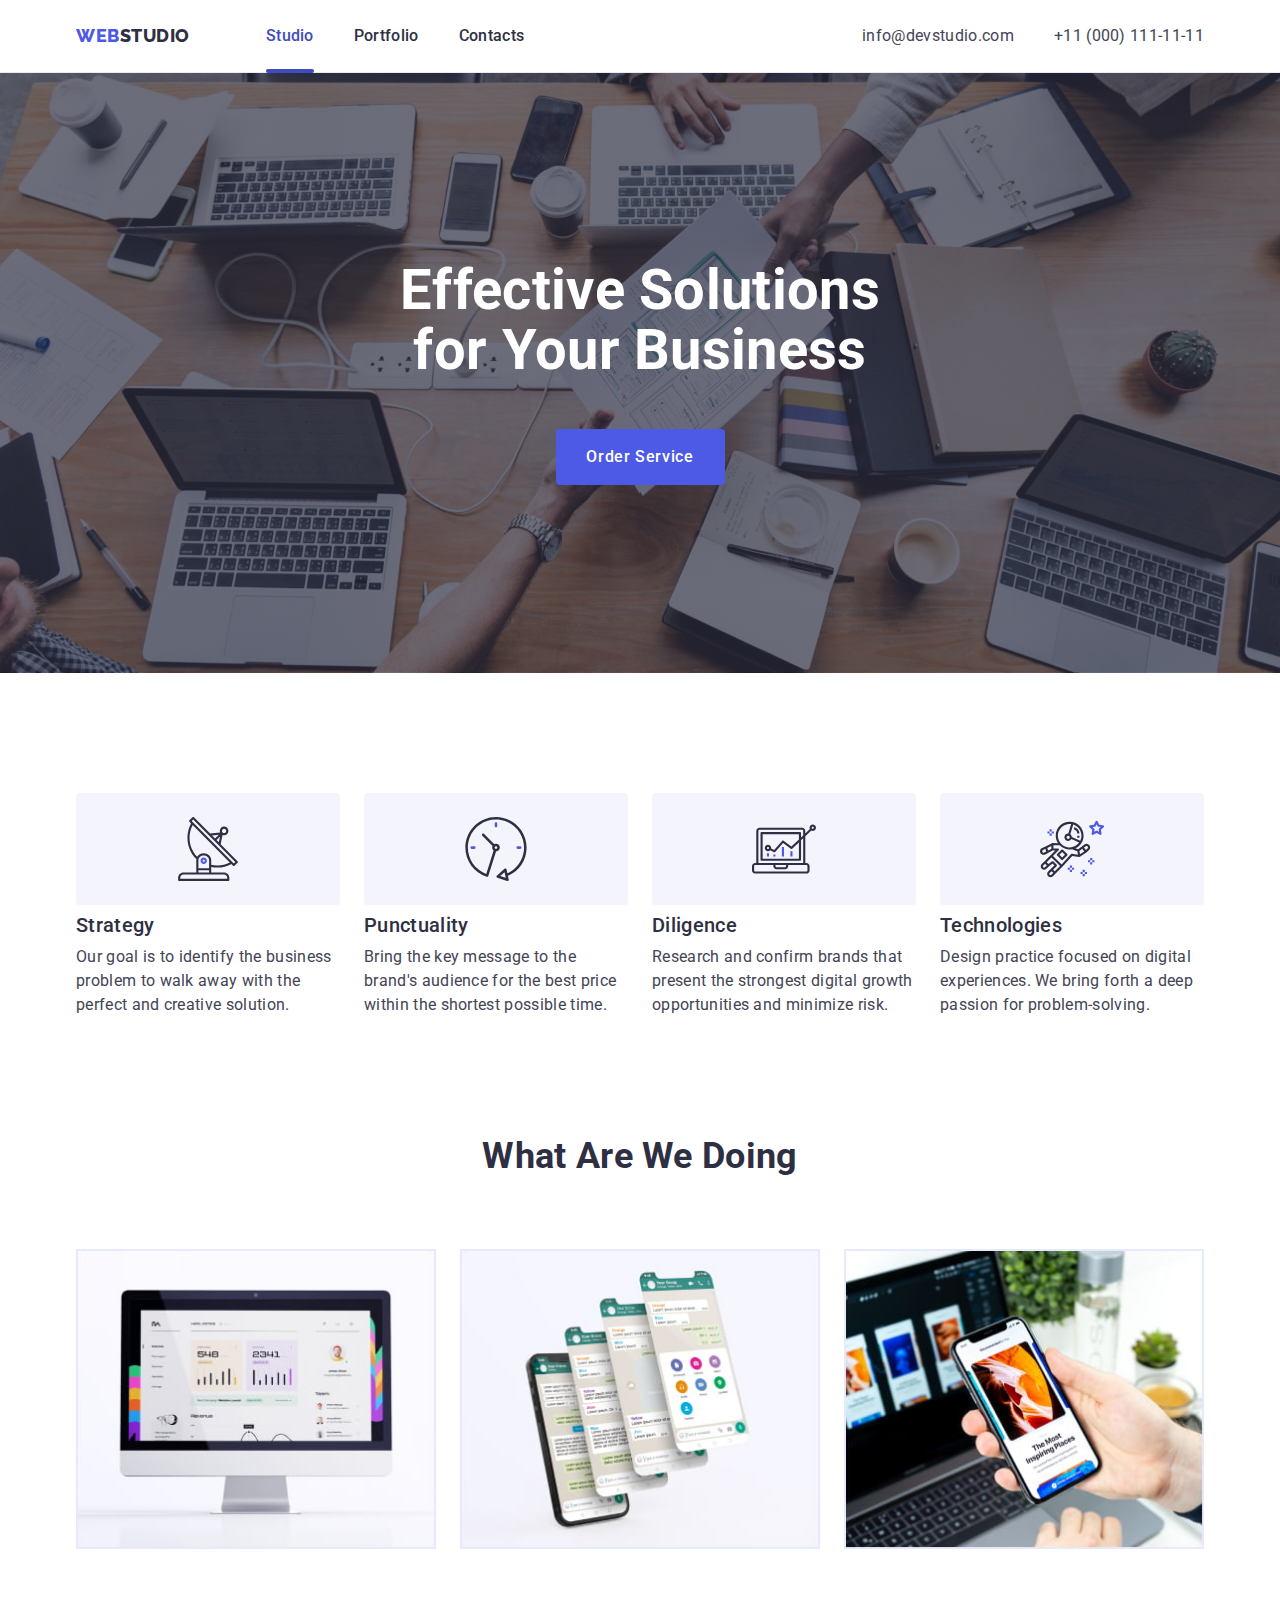
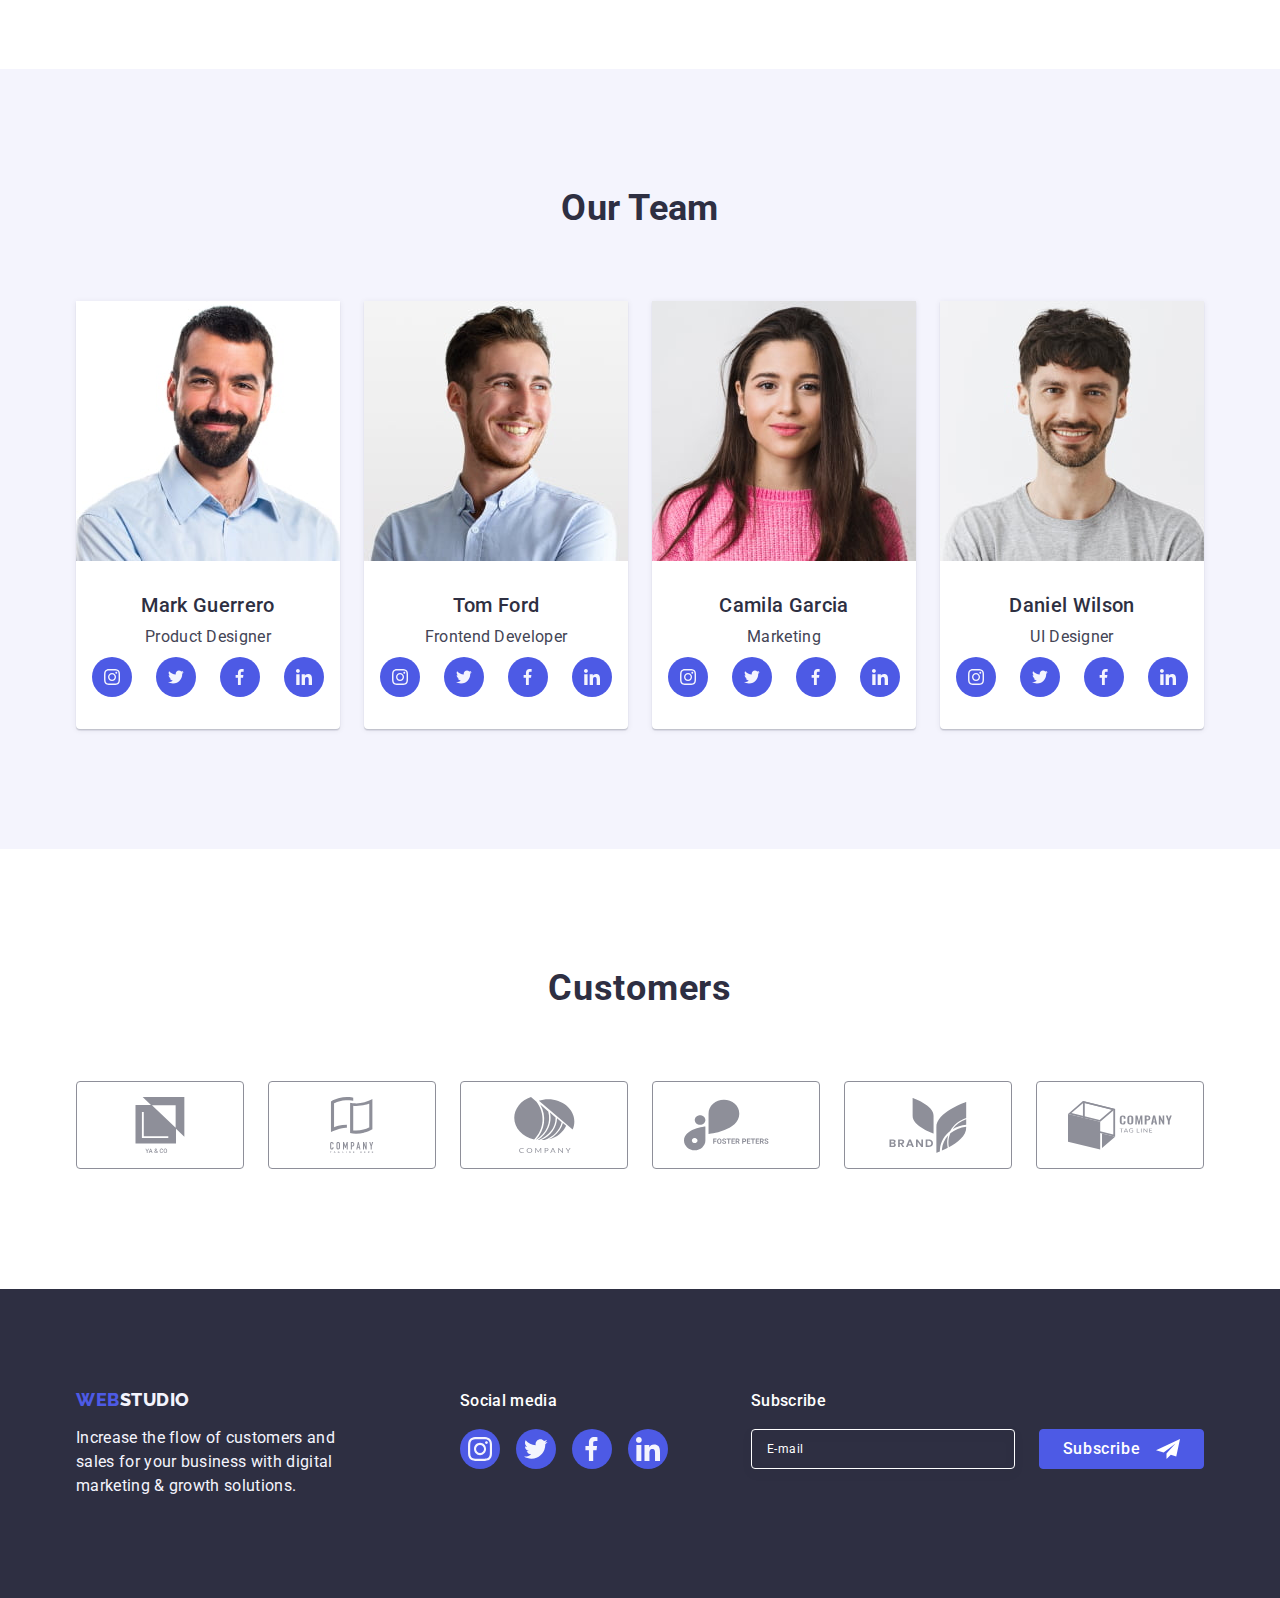
<file: index.html>
<!DOCTYPE html>
<html lang="en">
  <head>
    <meta charset="UTF-8" />
    <meta http-equiv="X-UA-Compatible" content="IE=edge" />
    <meta name="viewport" content="width=device-width, initial-scale=1.0" />
    <title>Document</title>
    <link rel="preconnect" href="https://fonts.googleapis.com" />
    <link rel="preconnect" href="https://fonts.gstatic.com" crossorigin />
    <link
      href="https://fonts.googleapis.com/css2?family=Raleway:wght@900&family=Roboto:wght@400;500;700;900&display=swap"
      rel="stylesheet"
    />
    <link
      rel="stylesheet"
      href="https://cdnjs.cloudflare.com/ajax/libs/modern-normalize/1.1.0/modern-normalize.min.css"
    />
    <link rel="stylesheet" href="./css/styles.css" />
  </head>
  <body>
    <header class="header">
      <div class="container main-nav">
        <nav class="nav">
          <a class="logo link" href="./index.html"
            >Web<span class="header-logo-text">Studio</span></a
          >
          <ul class="nav-list list">
            <li class="nav-item item">
              <a class="nav-link active link" href="./index.html">Studio</a>
            </li>
            <li class="nav-item item">
              <a class="nav-link link" href="./portfolio.html">Portfolio</a>
            </li>
            <li class="nav-item item">
              <a class="nav-link link" href="">Contacts</a>
            </li>
          </ul>
        </nav>

        <address class="contact">
          <ul class="contact-list list">
            <li class="contact-item item">
              <a class="contact-link link" href="mailto:info@devstudio.com"
                >info@devstudio.com</a
              >
            </li>
            <li class="contact-item item">
              <a class="contact-link link" href="tel:+110001111111"
                >+11 (000) 111-11-11</a
              >
            </li>
          </ul>
        </address>
      </div>
    </header>
    <main>
      <section class="hero">
        <div class="container">
          <h1 class="hero-title">Effective Solutions for Your Business</h1>
          <button class="hero-button" type="button" data-modal-open>
            Order Service
          </button>
        </div>
      </section>
      <section class="desc">
        <div class="container desc-box">
          <h2 hidden class="title">something</h2>
          <ul class="desc-list list">
            <li class="icon-antenna item">
              <div class="desc-svg">
                <svg width="64" height="64">
                  <use href="./images/icons.svg#antenna"></use>
                </svg>
              </div>
              <h3 class="desc-title">Strategy</h3>
              <p class="desc-text">
                Our goal is to identify the business problem to walk away with
                the perfect and creative solution.
              </p>
            </li>
            <li class="icon-clock item">
              <div class="desc-svg">
                <svg width="64" height="64">
                  <use href="./images/icons.svg#clock"></use>
                </svg>
              </div>
              <h3 class="desc-title">Punctuality</h3>
              <p class="desc-text">
                Bring the key message to the brand's audience for the best price
                within the shortest possible time.
              </p>
            </li>
            <li class="icon-diagram item">
              <div class="desc-svg">
                <svg width="64" height="64">
                  <use href="./images/icons.svg#diagram"></use>
                </svg>
              </div>
              <h3 class="desc-title">Diligence</h3>
              <p class="desc-text">
                Research and confirm brands that present the strongest digital
                growth opportunities and minimize risk.
              </p>
            </li>
            <li class="icon-astronaut item">
              <div class="desc-svg">
                <svg width="64" height="64">
                  <use href="./images/icons.svg#astronaut"></use>
                </svg>
              </div>
              <h3 class="desc-title">Technologies</h3>
              <p class="desc-text">
                Design practice focused on digital experiences. We bring forth a
                deep passion for problem-solving.
              </p>
            </li>
          </ul>
        </div>
      </section>
      <section class="doing">
        <div class="container">
          <h2 class="doing-title">What are we doing</h2>
          <ul class="list">
            <li class="item">
              <img
                class="item-img"
                src="./images/hw-1/what-are-we-doing/computer.jpg"
                alt="computer"
                width="360"
              />
            </li>
            <li class="item">
              <img
                class="item-img"
                src="./images/hw-1/what-are-we-doing/more-phones.jpg"
                alt="more-phones"
                width="360"
              />
            </li>
            <li class="item">
              <img
                class="item-img"
                src="./images/hw-1/what-are-we-doing/one-phone.jpg"
                alt="one-phone"
                width="360"
              />
            </li>
          </ul>
        </div>
      </section>
      <section class="team">
        <div class="container">
          <h2 class="team-title">Our Team</h2>
          <ul class="list">
            <li class="item img">
              <img
                src="./images/hw-1/our-team/img1.jpg"
                alt="Mark Guerrero"
                width="264"
              />
              <div class="our">
                <h3 class="img-title">Mark Guerrero</h3>
                <p class="img-text">Product Designer</p>
                <ul class="icon-list list">
                  <li class="item">
                    <a href="" class="social-link link">
                      <svg class="team-svg" width="16" height="16">
                        <use
                          class="centre"
                          href="./images/icons.svg#instagram"
                        ></use>
                      </svg>
                    </a>
                  </li>
                  <li class="item">
                    <a href="" class="social-link link">
                      <svg class="team-svg" width="16" height="16">
                        <use
                          class="centre"
                          href="./images/icons.svg#twitter"
                        ></use>
                      </svg>
                    </a>
                  </li>
                  <li class="item">
                    <a href="" class="social-link link">
                      <svg class="team-svg" width="16" height="16">
                        <use
                          class="centre"
                          href="./images/icons.svg#facebook"
                        ></use>
                      </svg>
                    </a>
                  </li>
                  <li class="item">
                    <a href="" class="social-link link">
                      <svg class="team-svg" width="16" height="16">
                        <use
                          class="centre"
                          href="./images/icons.svg#linkedin"
                        ></use>
                      </svg>
                    </a>
                  </li>
                </ul>
              </div>
            </li>
            <li class="item img">
              <img
                src="./images/hw-1/our-team/img2.jpg"
                alt="Tom Ford"
                width="264"
              />
              <div class="our">
                <h3 class="img-title">Tom Ford</h3>
                <p class="img-text">Frontend Developer</p>
                <ul class="icon-list list">
                  <li class="item">
                    <a href="" class="social-link link">
                      <svg class="team-svg" width="16" height="16">
                        <use href="./images/icons.svg#instagram"></use>
                      </svg>
                    </a>
                  </li>
                  <li class="item">
                    <a href="" class="social-link link">
                      <svg class="team-svg" width="16" height="16">
                        <use href="./images/icons.svg#twitter"></use>
                      </svg>
                    </a>
                  </li>
                  <li class="item">
                    <a href="" class="social-link link">
                      <svg class="team-svg" width="16" height="16">
                        <use href="./images/icons.svg#facebook"></use>
                      </svg>
                    </a>
                  </li>
                  <li class="item">
                    <a href="" class="social-link link">
                      <svg class="team-svg" width="16" height="16">
                        <use href="./images/icons.svg#linkedin"></use>
                      </svg>
                    </a>
                  </li>
                </ul>
              </div>
            </li>
            <li class="item img">
              <img
                src="./images/hw-1/our-team/img3.jpg"
                alt="Camila Garcia"
                width="264"
              />
              <div class="our">
                <h3 class="img-title">Camila Garcia</h3>
                <p class="img-text">Marketing</p>
                <ul class="icon-list list">
                  <li class="item">
                    <a href="" class="social-link link">
                      <svg class="team-svg" width="16" height="16">
                        <use href="./images/icons.svg#instagram"></use>
                      </svg>
                    </a>
                  </li>
                  <li class="item">
                    <a href="" class="social-link link">
                      <svg class="team-svg" width="16" height="16">
                        <use href="./images/icons.svg#twitter"></use>
                      </svg>
                    </a>
                  </li>
                  <li class="item">
                    <a href="" class="social-link link">
                      <svg class="team-svg" width="16" height="16">
                        <use href="./images/icons.svg#facebook"></use>
                      </svg>
                    </a>
                  </li>
                  <li class="item">
                    <a href="" class="social-link link">
                      <svg class="team-svg" width="16" height="16">
                        <use href="./images/icons.svg#linkedin"></use>
                      </svg>
                    </a>
                  </li>
                </ul>
              </div>
            </li>
            <li class="item img">
              <img
                src="./images/hw-1/our-team/img4.jpg"
                alt="Daniel Wilson"
                width="264"
              />
              <div class="our">
                <h3 class="img-title">Daniel Wilson</h3>
                <p class="img-text">UI Designer</p>
                <ul class="icon-list list">
                  <li class="item">
                    <a href="" class="social-link link">
                      <svg class="team-svg" width="16" height="16">
                        <use href="./images/icons.svg#instagram"></use>
                      </svg>
                    </a>
                  </li>
                  <li class="item">
                    <a href="" class="social-link link">
                      <svg class="team-svg" width="16" height="16">
                        <use href="./images/icons.svg#twitter"></use>
                      </svg>
                    </a>
                  </li>
                  <li class="item">
                    <a href="" class="social-link link">
                      <svg class="team-svg" width="16" height="16">
                        <use href="./images/icons.svg#facebook"></use>
                      </svg>
                    </a>
                  </li>
                  <li class="item">
                    <a href="" class="social-link link">
                      <svg class="team-svg" width="16" height="16">
                        <use href="./images/icons.svg#linkedin"></use>
                      </svg>
                    </a>
                  </li>
                </ul>
              </div>
            </li>
          </ul>
        </div>
      </section>
      <section class="customers">
        <div class="container">
          <h2 class="customers-title">Customers</h2>
          <ul class="costomers-list list">
            <li class="item">
              <a class="link" href=""
                ><svg class="company" width="104" height="56">
                  <use href="./images/icons.svg#ya-co"></use>
                </svg>
              </a>
            </li>
            <li class="item">
              <a class="link" href=""
                ><svg class="company" width="104" height="56">
                  <use href="./images/icons.svg#company"></use>
                </svg>
              </a>
            </li>
            <li class="item">
              <a class="link" href=""
                ><svg class="company" width="104" height="56">
                  <use href="./images/icons.svg#Object"></use>
                </svg>
              </a>
            </li>
            <li class="item">
              <a class="link" href=""
                ><svg class="company" width="104" height="56">
                  <use href="./images/icons.svg#group"></use>
                </svg>
              </a>
            </li>
            <li class="item">
              <a class="link" href=""
                ><svg class="company" width="104" height="56">
                  <use href="./images/icons.svg#brand"></use>
                </svg>
              </a>
            </li>
            <li class="item">
              <a class="link" href=""
                ><svg class="company" width="104" height="56">
                  <use href="./images/icons.svg#tag-line"></use>
                </svg>
              </a>
            </li>
          </ul>
        </div>
      </section>
    </main>
    <footer class="footer">
      <div class="container footer-box">
        <div class="footer-left">
          <a class="logo link" href="./index.html"
            >Web<span class="logo-span footer-logo-text">Studio</span></a
          >
          <p class="footer-text">
            Increase the flow of customers and sales for your business with
            digital marketing & growth solutions.
          </p>
        </div>
        <div class="social">
          <p class="footer-social">Social media</p>
          <ul class="footer-list list">
            <li class="item">
              <a href="" class="footer-link link">
                <svg class="footer-svg" width="24" height="24">
                  <use class="centre" href="./images/icons.svg#instagram"></use>
                </svg>
              </a>
            </li>
            <li class="item">
              <a href="" class="footer-link link">
                <svg class="footer-svg" width="24" height="24">
                  <use class="centre" href="./images/icons.svg#twitter"></use>
                </svg>
              </a>
            </li>
            <li class="item">
              <a href="" class="footer-link link">
                <svg class="footer-svg" width="24" height="24">
                  <use class="centre" href="./images/icons.svg#facebook"></use>
                </svg>
              </a>
            </li>
            <li class="item">
              <a href="" class="footer-link link">
                <svg class="footer-svg" width="24" height="24">
                  <use class="centre" href="./images/icons.svg#linkedin"></use>
                </svg>
              </a>
            </li>
          </ul>
        </div>
        <div class="fotter-form-box">
          <p class="footer-form-text">Subscribe</p>
          <form class="footer-form">
            <input
              class="footer-form-input"
              name="email"
              type="email"
              id="email"
            />
            <label class="footer-form-label" for="email">E-mail</label>
            <button class="footer-btn" type="submit">
              Subscribe
              <svg class="send-svg" width="24" height="20">
                <use href="./images/icons.svg#send"></use>
              </svg>
            </button>
          </form>
        </div>
      </div>
    </footer>
    <div class="backdrop is-hidden" data-modal>
      <div class="modal">
        <button type="button" class="modal-close-btn" data-modal-close>
          <svg class="svg-close-modal" width="8" height="8">
            <use href="./images/icons.svg#close-modal"></use>
          </svg>
        </button>
        <h2 class="modal-title">
          Leave your contacts and we will call you back
        </h2>
        <form class="modal-form">
          <label class="modal-label">
            <span class="modal-label-text name-text"> Name</span>
            <span class="modal-form-box">
              <input
                class="modal-input"
                type="text"
                name="user_name"
                required
              />
              <svg class="modal-label-svg" width="18" height="24">
                <use href="./images/icons.svg#person"></use>
              </svg>
            </span>
          </label>
          <label class="modal-label">
            <span class="modal-label-text">Phone</span>
            <span class="modal-form-box">
              <input
                class="modal-input"
                type="tel"
                name="user_phone"
                required
              />
              <svg class="modal-label-svg" width="18" height="24">
                <use href="./images/icons.svg#phone"></use>
              </svg>
            </span>
          </label>
          <label class="modal-label">
            <span class="modal-label-text">Email</span>
            <span class="modal-form-box">
              <input
                class="modal-input"
                type="email"
                name="user_email"
                required
              />
              <svg class="modal-label-svg" width="18" height="24">
                <use href="./images/icons.svg#email"></use>
              </svg>
            </span>
          </label>
          <label class="modal-label">
            <span class="modal-label-text"> Comment</span>
            <textarea
              class="modal-form-message"
              name="user_message"
              placeholder="Text input"
            ></textarea>
          </label>
          <input
            class="modal-form-check visually-hidden"
            type="checkbox"
            name="user_policy"
            id="user_policy"
          />
          <label class="modal-form-check-desc" for="user_policy">
            <span class="modal-form-checkbox"
              ><svg class="checkbox-svg" width="" height="">
                <use href="./images/icons.svg#checkbox"></use>
              </svg>
            </span>
            I accept the terms and conditions of the
            <a class="policy-link" href="">Privacy Policy</a>
          </label>

          <button class="modal-send-btn" type="submit">Send</button>
        </form>
      </div>
    </div>
    <script src="./js/modal.js"></script>
  </body>
</html>
</file>
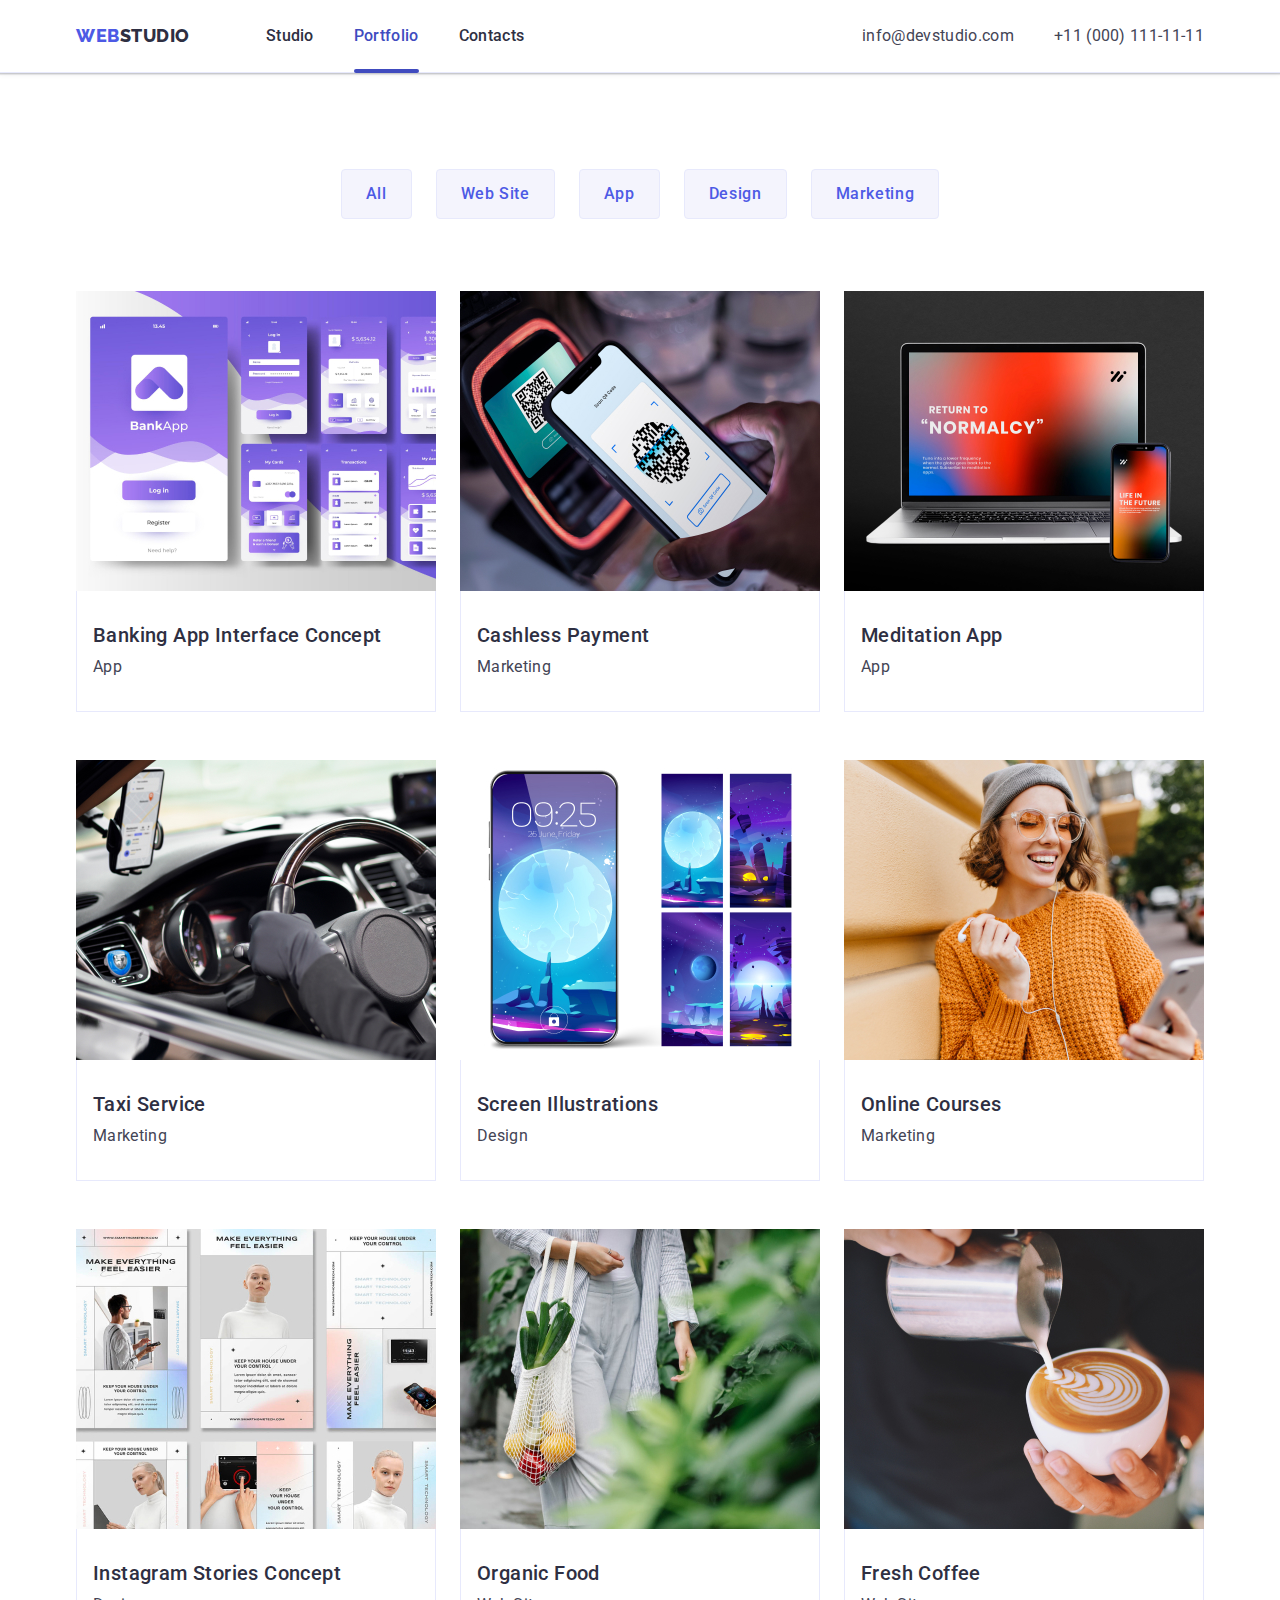
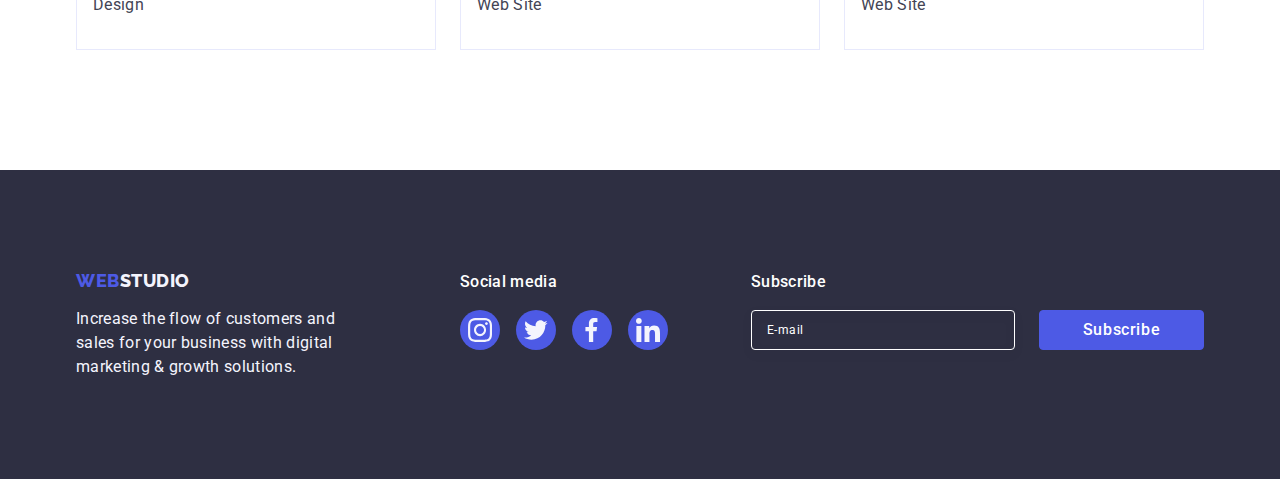
<file: portfolio.html>
<!DOCTYPE html>
<html lang="en">
  <head>
    <meta charset="UTF-8" />
    <meta http-equiv="X-UA-Compatible" content="IE=edge" />
    <meta name="viewport" content="width=device-width, initial-scale=1.0" />
    <title>Document</title>
    <link rel="preconnect" href="https://fonts.googleapis.com" />
    <link rel="preconnect" href="https://fonts.gstatic.com" crossorigin />
    <link
      href="https://fonts.googleapis.com/css2?family=Raleway:wght@900&family=Roboto:wght@400;500;700;900&display=swap"
      rel="stylesheet"
    />
    <link
      rel="stylesheet"
      href="https://cdnjs.cloudflare.com/ajax/libs/modern-normalize/1.1.0/modern-normalize.min.css"
    />
    <link rel="stylesheet" href="./css/styles.css" />
  </head>
  <body class="body-portfolio">
    <header class="header">
      <div class="container main-nav">
        <nav class="nav">
          <a class="logo link" href="./index.html"
            >Web<span class="header-logo-text">Studio</span></a
          >
          <ul class="nav-list list">
            <li class="nav-item item">
              <a class="nav-link active-studio link" href="./index.html"
                >Studio</a
              >
            </li>
            <li class="nav-item item">
              <a class="nav-link active link" href="./portfolio.html"
                >Portfolio</a
              >
            </li>
            <li class="nav-item item">
              <a class="nav-link link" href="">Contacts</a>
            </li>
          </ul>
        </nav>

        <address class="contact">
          <ul class="contact-list list">
            <li class="contact-item item">
              <a class="contact-link link" href="mailto:info@devstudio.com"
                >info@devstudio.com</a
              >
            </li>
            <li class="contact-item item">
              <a class="contact-link link" href="tel:+110001111111"
                >+11 (000) 111-11-11</a
              >
            </li>
          </ul>
        </address>
      </div>
    </header>
    <main>
      <section class="portfolio">
        <div class="container">
          <h1 class="title" hidden>Portfolio</h1>
          <ul class="list list-btn">
            <li class="portfolio-item item">
              <button class="btn" type="button">All</button>
            </li>
            <li class="portfolio-item item">
              <button class="btn" type="button">Web Site</button>
            </li>
            <li class="portfolio-item item">
              <button class="btn" type="button">App</button>
            </li>
            <li class="portfolio-item item">
              <button class="btn" type="button">Design</button>
            </li>
            <li class="portfolio-item item">
              <button class="btn" type="button">Marketing</button>
            </li>
          </ul>
          <ul class="card-list list">
            <li class="card-item item">
              <a class="card-link link" href="">
                <div class="card-overlay">
                  <img
                    src="./images/hw-2/one.jpg"
                    alt="Banking App Interface Concept"
                    width="360"
                    height="300"
                  />
                  <p class="overlay">
                    14 Stylish and User-Friendly App Design Concepts · Task
                    Manager App · Calorie Tracker App · Exotic Fruit Ecommerce
                    App · Cloud Storage App
                  </p>
                </div>
                <div class="app">
                  <h2 class="portfolio-title">Banking App Interface Concept</h2>
                  <p class="portfolio-text">App</p>
                </div>
              </a>
            </li>
            <li class="card-item item">
              <a class="card-link link" href="">
                <div class="card-overlay">
                  <img
                    src="./images/hw-2/two.jpg"
                    alt="Cashless Payment"
                    width="360"
                    height="300"
                  />
                  <p class="overlay">
                    14 Stylish and User-Friendly App Design Concepts · Task
                    Manager App · Calorie Tracker App · Exotic Fruit Ecommerce
                    App · Cloud Storage App
                  </p>
                </div>
                <div class="app">
                  <h2 class="portfolio-title">Cashless Payment</h2>
                  <p class="portfolio-text">Marketing</p>
                </div>
              </a>
            </li>
            <li class="card-item item">
              <a class="card-link link" href="">
                <div class="card-overlay">
                  <img
                    src="./images/hw-2/three.jpg"
                    alt="Meditation App"
                    width="360"
                    height="300"
                  />
                  <p class="overlay">
                    14 Stylish and User-Friendly App Design Concepts · Task
                    Manager App · Calorie Tracker App · Exotic Fruit Ecommerce
                    App · Cloud Storage App
                  </p>
                </div>
                <div class="app">
                  <h2 class="portfolio-title">Meditation App</h2>
                  <p class="portfolio-text">App</p>
                </div>
              </a>
            </li>
            <li class="card-item item">
              <a class="card-link link" href="">
                <div class="card-overlay">
                  <img
                    src="./images/hw-2/four.jpg"
                    alt="Taxi Service"
                    width="360"
                    height="300"
                  />
                  <p class="overlay">
                    14 Stylish and User-Friendly App Design Concepts · Task
                    Manager App · Calorie Tracker App · Exotic Fruit Ecommerce
                    App · Cloud Storage App
                  </p>
                </div>
                <div class="app">
                  <h2 class="portfolio-title">Taxi Service</h2>
                  <p class="portfolio-text">Marketing</p>
                </div>
              </a>
            </li>
            <li class="card-item item">
              <a class="card-link link" href="">
                <div class="card-overlay">
                  <img
                    src="./images/hw-2/five.jpg"
                    alt="Screen Illustrations"
                    width="360"
                    height="300"
                  />
                  <p class="overlay">
                    14 Stylish and User-Friendly App Design Concepts · Task
                    Manager App · Calorie Tracker App · Exotic Fruit Ecommerce
                    App · Cloud Storage App
                  </p>
                </div>
                <div class="app">
                  <h2 class="portfolio-title">Screen Illustrations</h2>
                  <p class="portfolio-text">Design</p>
                </div>
              </a>
            </li>
            <li class="card-item item">
              <a class="card-link link" href="">
                <div class="card-overlay">
                  <img
                    src="./images/hw-2/six.jpg"
                    alt="Online Courses"
                    width="360"
                    height="300"
                  />
                  <p class="overlay">
                    14 Stylish and User-Friendly App Design Concepts · Task
                    Manager App · Calorie Tracker App · Exotic Fruit Ecommerce
                    App · Cloud Storage App
                  </p>
                </div>
                <div class="app">
                  <h2 class="portfolio-title">Online Courses</h2>
                  <p class="portfolio-text">Marketing</p>
                </div>
              </a>
            </li>
            <li class="card-item item">
              <a class="card-link link" href="">
                <div class="card-overlay">
                  <img
                    src="./images/hw-2/seven.jpg"
                    alt="Instagram Stories Concept"
                    width="360"
                    height="300"
                  />
                  <p class="overlay">
                    14 Stylish and User-Friendly App Design Concepts · Task
                    Manager App · Calorie Tracker App · Exotic Fruit Ecommerce
                    App · Cloud Storage App
                  </p>
                </div>
                <div class="app">
                  <h2 class="portfolio-title">Instagram Stories Concept</h2>
                  <p class="portfolio-text">Design</p>
                </div>
              </a>
            </li>
            <li class="card-item item">
              <a class="card-link link" href="">
                <div class="card-overlay">
                  <img
                    src="./images/hw-2/eight.jpg"
                    alt="Organic Food"
                    width="360"
                    height="300"
                  />
                  <p class="overlay">
                    14 Stylish and User-Friendly App Design Concepts · Task
                    Manager App · Calorie Tracker App · Exotic Fruit Ecommerce
                    App · Cloud Storage App
                  </p>
                </div>
                <div class="app">
                  <h2 class="portfolio-title">Organic Food</h2>
                  <p class="portfolio-text">Web Site</p>
                </div>
              </a>
            </li>
            <li class="card-item item">
              <a class="card-link link" href="">
                <div class="card-overlay">
                  <img
                    src="./images/hw-2/nine.jpg"
                    alt="Fresh Coffee"
                    width="360"
                    height="300"
                  />
                  <p class="overlay">
                    14 Stylish and User-Friendly App Design Concepts · Task
                    Manager App · Calorie Tracker App · Exotic Fruit Ecommerce
                    App · Cloud Storage App
                  </p>
                </div>
                <div class="app">
                  <h2 class="portfolio-title">Fresh Coffee</h2>
                  <p class="portfolio-text">Web Site</p>
                </div>
              </a>
            </li>
          </ul>
        </div>
      </section>
    </main>
    <footer class="footer">
      <div class="container footer-box">
        <div class="footer-left">
          <a class="logo link" href="./index.html"
            >Web<span class="logo-span footer-logo-text">Studio</span></a
          >
          <p class="footer-text">
            Increase the flow of customers and sales for your business with
            digital marketing & growth solutions.
          </p>
        </div>
        <div class="social">
          <p class="footer-social">Social media</p>
          <ul class="footer-list list">
            <li class="item">
              <a href="" class="footer-link link">
                <svg class="footer-svg" width="24" height="24">
                  <use class="centre" href="./images/icons.svg#instagram"></use>
                </svg>
              </a>
            </li>
            <li class="item">
              <a href="" class="footer-link link">
                <svg class="footer-svg" width="24" height="24">
                  <use class="centre" href="./images/icons.svg#twitter"></use>
                </svg>
              </a>
            </li>
            <li class="item">
              <a href="" class="footer-link link">
                <svg class="footer-svg" width="24" height="24">
                  <use class="centre" href="./images/icons.svg#facebook"></use>
                </svg>
              </a>
            </li>
            <li class="item">
              <a href="" class="footer-link link">
                <svg class="footer-svg" width="24" height="24">
                  <use class="centre" href="./images/icons.svg#linkedin"></use>
                </svg>
              </a>
            </li>
          </ul>
        </div>
        <div class="fotter-form-box">
          <p class="footer-form-text">Subscribe</p>
          <form class="footer-form">
            <input
              class="footer-form-input"
              name="email"
              type="email"
              id="email"
            />
            <label class="footer-form-label" for="email">E-mail</label>
            <button class="footer-btn" type="submit">Subscribe</button>
          </form>
        </div>
      </div>
    </footer>
  </body>
</html>
</file>
<file: css/styles.css>
/* root */
:root {
  --logo-header-color: #2e2f42;
  --logo-web-color: #4d5ae5;
  --logo-footer-color: #f4f4fd;
  --title-color: #2e2f42;
  --text-color: #434455;
  --background-color: #ffffff;
  --team-background-color: #f4f4fd;
  --btn-solid-color: #e7e9fc;

  --duration-and-timing-function: 250ms cubic-bezier(0.4, 0, 0.2, 1);
}
/**
  |============================
  | global style 
  |============================
*/
body {
  font-family: 'Roboto', sans-serif;
  font-style: normal;
  font-weight: 400;
  font-size: 16px;
  line-height: 1.5;
  letter-spacing: 0.02em;
  background-color: var(--background-color);
  color: var(--text-color);
}
.visually-hidden {
  position: absolute;
  width: 1px;
  height: 1px;
  margin: -1px;
  padding: 0;
  overflow: hidden;
  border: 0;
  clip: rect(0 0 0 0);
}
.link,
.nav-link,
.contact-link {
  text-decoration: none;
}
.list {
  list-style-type: none;
}
h1,
h2,
h3,
p,
ul {
  margin: 0;
  padding: 0;
}
img {
  display: block;
}
.container {
  width: 1158px;
  padding-left: 15px;
  padding-right: 15px;
  margin-left: auto;
  margin-right: auto;
}
/* LOGO */
.logo {
  margin-right: 76px;

  font-family: 'Raleway', sans-serif;
  font-style: normal;
  font-weight: 800;
  font-size: 18px;
  line-height: 1.17;
  letter-spacing: 0.03em;
  text-transform: uppercase;
  color: var(--logo-web-color);
}
.logo .header-logo-text {
  font-family: 'Raleway', sans-serif;
  font-style: normal;
  font-weight: 800;
  font-size: 18px;
  line-height: 1.17;
  letter-spacing: 0.03em;
  text-transform: uppercase;
  color: var(--logo-header-color);
}
.logo .footer-logo-text {
  font-family: 'Raleway', sans-serif;
  font-style: normal;
  font-weight: 800;
  font-size: 18px;
  line-height: 1.17;
  letter-spacing: 0.03em;
  text-transform: uppercase;
  color: var(--logo-footer-color);
}

/**
  |============================
  | header
  |============================
*/
.header {
  border-bottom: 1px solid #e7e9fc;
  box-shadow: 0px 2px 1px rgba(46, 47, 66, 0.08),
    0px 1px 1px rgba(46, 47, 66, 0.16), 0px 1px 6px rgba(46, 47, 66, 0.08);
}
.nav {
  align-items: center;
}
.nav,
.main-nav {
  display: flex;
}
.main-nav {
  align-items: center;
}
.nav-list,
.contact-list {
  display: flex;
}
.contact {
  margin-left: auto;
}
.nav-item:not(:last-child) {
  margin-right: 40px;
}
.contact-item:not(:last-child) {
  margin-right: 40px;
}
.header-logo-box {
  margin: 0;
  margin-right: 76px;
}

.nav-link {
  display: block;
  padding: 24px 0;

  font-weight: 500;
  color: var(--logo-header-color);
  transition: color var(--duration-and-timing-function);
}
.nav-link:hover,
.nav-link:focus {
  color: #404bbf;
}
.active {
  position: relative;
  color: #404bbf;
}
.active::after {
  position: absolute;
  left: 0;
  bottom: -1px;
  content: '';
  display: block;
  width: 100%;
  height: 4px;

  background-color: #404bbf;
  border-radius: 2px;
}

.contact-link {
  font-style: normal;
  color: var(--text-color);

  transition: color var(--duration-and-timing-function);
}
.contact-link:hover,
.contact-link:focus {
  color: #404bbf;
}
/**
  |============================
  | hero
  |============================
*/
.hero {
  max-width: 1440px;
  margin-left: auto;
  margin-right: auto;
  padding: 188px 0;

  background-image: linear-gradient(
      rgba(46, 47, 66, 0.7),
      rgba(46, 47, 66, 0.7)
    ),
    url('../images/bg-hero.jpg');
  background-repeat: no-repeat;
  background-size: cover;
  background-position: center;
}
.hero-title {
  max-width: 496px;
  margin-bottom: 48px;
  margin-left: auto;
  margin-right: auto;

  font-weight: 700;
  font-size: 56px;
  line-height: 1.07;
  text-align: center;
  color: var(--background-color);
}
.hero-button {
  display: block;
  min-width: 169px;
  height: 56px;
  margin: auto;
  border: none;

  border-radius: 4px;
  font-family: 'Roboto', sans-serif;
  font-style: normal;
  font-weight: 500;
  font-size: 16px;
  line-height: 1.5;
  letter-spacing: 0.04em;
  cursor: pointer;
  background-color: #4d5ae5;
  color: var(--background-color);

  transition: background-color var(--duration-and-timing-function);
}
.hero-button:hover,
.hero-button:focus {
  background-color: #404bbf;
}
/**
  |============================
  | desc
  |============================
*/
.desc {
  padding: 120px 0;
}
.desc .list {
  display: flex;
  align-items: center;
}
.desc .list .item:not(:last-child) {
  margin-right: 24px;
}
.desc-title {
  width: 264px;
  margin-bottom: 8px;

  font-weight: 500;
  font-size: 20px;
  line-height: 1.2;
  color: var(--logo-header-color);
}
.desc-text {
  width: 264px;
}
.desc-svg {
  display: flex;
  justify-content: center;
  align-items: center;
  height: 112px;
  margin-bottom: 8px;

  background-color: #f4f4fd;
  border-radius: 4px;
}
/**
  |============================
  | doing
  |============================
*/
.doing {
  padding-bottom: 120px;
}
.doing-title {
  margin-bottom: 72px;

  font-weight: 700;
  font-size: 36px;
  line-height: 1.11;
  text-align: center;
  text-transform: capitalize;
  color: var(--title-color);
}
.doing .list {
  display: flex;
}
.doing .item:not(:last-child) {
  margin-right: 24px;
}
.item-img {
  border: 1px solid #e7e9fc;
}
/**
  |============================
  | team
  |============================
*/
.team {
  padding: 120px 0;

  background-color: var(--team-background-color);
}
.team .list {
  display: flex;
  justify-content: center;
  align-items: center;

  gap: 24px;
}
.our {
  padding: 32px 0;
}
.list .img {
  background-color: #ffffff;
  box-shadow: 0px 1px 6px rgba(46, 47, 66, 0.08),
    0px 1px 1px rgba(46, 47, 66, 0.16), 0px 2px 1px rgba(46, 47, 66, 0.08);
  border-radius: 0px 0px 4px 4px;
}
.team-title {
  margin-bottom: 72px;

  font-weight: 700;
  font-size: 36px;
  line-height: 1.11;
  text-align: center;
  text-transform: capitalize;
  color: var(--title-color);
}
.img-title {
  margin-bottom: 8px;

  font-weight: 500;
  font-size: 20px;
  line-height: 1.2;
  text-align: center;
  color: var(--title-color);
}
.img-text {
  text-align: center;
  margin-bottom: 8px;
}
.icon-list .item {
  width: 40px;
  height: 40px;
}
.team-svg {
  fill: var(--team-background-color);
}
.social-link {
  height: 100%;
  width: 100%;
  display: flex;
  justify-content: center;
  align-items: center;

  border-radius: 50%;
  background-color: var(--logo-web-color);

  transition: background-color var(--duration-and-timing-function);
}
.social-link:hover,
.social-link:focus {
  background-color: #404bbf;
}
/* customers */
.customers {
  padding: 120px 0;
}
.customers-title {
  margin-bottom: 72px;

  font-size: 36px;
  line-height: 1.1;
  text-align: center;
  letter-spacing: 0.02em;
  text-transform: capitalize;
  color: var(--title-color);
}
.costomers-list {
  display: flex;
  gap: 24px;
}
.costomers-list .item {
  width: 168px;
  height: 88px;
}
.costomers-list .link {
  display: flex;
  justify-content: center;
  align-items: center;
  width: 100%;
  height: 100%;

  color: #8e8f99;
  border: 1px solid #8e8f99;
  border-radius: 4px;

  transition: border-color var(--duration-and-timing-function),
    color var(--duration-and-timing-function);
}
.costomers-list .link:focus,
.costomers-list .link:hover {
  color: #404bbf;
  border: 1px solid #404bbf;
}
.company {
  fill: currentColor;
}

/**
  |============================
  | footer
  |============================
*/
.footer {
  padding: 100px 0;

  background-color: var(--logo-header-color);
}
.footer .logo {
  display: inline-block;
  margin: 0;
  margin-bottom: 16px;
}
.footer .logo-span {
  display: inline-block;
}
.footer-text {
  width: 264px;

  color: var(--logo-footer-color);
}
.footer-left {
  margin-right: 120px;
}
.social {
  margin-right: auto;
}
.footer-social {
  margin-bottom: 16px;

  font-weight: 500;
  font-size: 16px;
  line-height: 1.5;
  letter-spacing: 0.02em;
  color: var(--background-color);
}
.footer-box {
  display: flex;
  align-items: baseline;
}
.footer-list {
  display: flex;
  gap: 16px;
}
.footer-list .item {
  width: 40px;
  height: 40px;
  border-radius: 50%;
}
.footer-link {
  height: 100%;
  width: 100%;
  display: flex;
  justify-content: center;
  align-items: center;

  background-color: var(--logo-web-color);
  border-radius: 50%;

  transition: background-color var(--duration-and-timing-function);
}
.footer-link:hover,
.footer-link:focus {
  background-color: #31d0aa;
}
.footer-svg {
  fill: var(--logo-footer-color);
}
/* Footer-Subscribe */
.footer-form-text {
  margin-bottom: 16px;

  font-weight: 500;
  font-size: 16px;
  line-height: 1.5;
  letter-spacing: 0.02em;
  color: var(--background-color);
}
.footer-form {
  position: relative;
  display: flex;
  gap: 24px;
}

.footer-btn {
  display: flex;
  justify-content: center;
  align-items: center;
  padding: 0;
  width: 165px;
  height: 40px;

  font-style: normal;
  font-weight: 500;
  font-size: 16px;
  line-height: 1.5;
  text-align: center;
  letter-spacing: 0.04em;
  cursor: pointer;
  color: var(--background-color);
  background-color: var(--logo-web-color);
  border-radius: 4px;
  border: 1px solid var(--logo-web-color);
}
.send-svg {
  margin-left: 16px;
}

.footer-form-input {
  width: 264px;
  padding-left: 16px;

  background-color: transparent;
  color: #ffffff;
  border: 1px solid #ffffff;
  filter: drop-shadow(0px 4px 4px rgba(0, 0, 0, 0.15));
  border-radius: 4px;
}
.footer-form-input:focus + .footer-form-label {
  opacity: 0;
}
.footer-form-label {
  position: absolute;
  top: 50%;
  left: 16px;
  transform: translate(0, -50%);

  font-size: 12px;
  line-height: 2;
  letter-spacing: 0.04em;
  color: var(--background-color);
}

/**
  |============================
  | portfolio
  |============================
*/
.portfolio {
  padding-top: 96px;
  padding-bottom: 120px;
}
.portfolio .list-btn {
  display: flex;
  justify-content: center;
  margin-bottom: 72px;
  gap: 24px;
}

.portfolio .btn {
  padding: 12px 24px;
  border: 1px solid var(--btn-solid-color);
  border-radius: 4px;

  font-family: 'Roboto', sans-serif;
  font-style: normal;
  font-weight: 500;
  font-size: 16px;
  line-height: 1.5;
  text-align: center;
  letter-spacing: 0.04em;
  cursor: pointer;
  color: #4d5ae5;
  background-color: var(--logo-footer-color);

  transition: color 250ms cubic-bezier(0.4, 0, 0.2, 1),
    background-color 250ms cubic-bezier(0.4, 0, 0.2, 1),
    border-color 250ms cubic-bezier(0.4, 0, 0.2, 1),
    box-shadow 250ms cubic-bezier(0.4, 0, 0.2, 1);
}

.portfolio .btn:hover,
.portfolio .btn:focus {
  border: 1px solid transparent;
  box-shadow: 0px 3px 1px rgba(0, 0, 0, 0.1), 0px 2px 1px rgba(0, 0, 0, 0.08),
    0px 2px 2px rgba(0, 0, 0, 0.12);

  color: var(--background-color);
  background-color: #404bbf;
}
.portfolio .card-list {
  display: flex;
  flex-wrap: wrap;
  column-gap: 24px;
  row-gap: 48px;
}
.card-link {
  display: block;
  transition: box-shadow var(--duration-and-timing-function);
}
.card-link:hover,
.card-link:focus {
  transform: translateY(0%);

  box-shadow: 0px 1px 6px rgba(46, 47, 66, 0.08),
    0px 1px 1px rgba(46, 47, 66, 0.16), 0px 2px 1px rgba(46, 47, 66, 0.08);
}
.card-item {
  width: calc((100% - 48px) / 3);
}

.portfolio-title {
  margin-bottom: 8px;

  font-family: 'Roboto', sans-serif;
  font-style: normal;
  font-weight: 500;
  font-size: 20px;
  line-height: 1.2;
  letter-spacing: 0.02em;
  color: var(--logo-header-color);
}
.portfolio-text {
  color: var(--text-color);
}
.app {
  padding: 32px 16px;

  border: 1px solid #e7e9fc;
  border-top: none;
}
.card-overlay {
  position: relative;
  overflow: hidden;
}
.overlay {
  position: absolute;
  top: 0;
  left: 0;
  width: 100%;
  height: 100%;
  overflow: auto;
  transform: translate(0, 100%);

  padding: 40px 32px;
  font-weight: 400;
  font-size: 16px;
  line-height: 1.5;
  letter-spacing: 0.02em;
  color: var(--team-background-color);
  background-color: var(--logo-web-color);

  transition: transform var(--duration-and-timing-function);
}
.card-link:hover .overlay,
.card-link:focus .overlay {
  transform: translateY(0%);
}

/**
  |============================
  | MODAL-WINDOW
  |============================
*/
.backdrop {
  position: fixed;
  top: 0;
  left: 0;
  width: 100%;
  height: 100%;
  z-index: 99;

  background-color: rgba(46, 47, 66, 0.4);

  transition: opacity 250ms cubic-bezier(0.4, 0, 0.2, 1),
    visibility 250ms cubic-bezier(0.4, 0, 0.2, 1);
}
.backdrop.is-hidden {
  opacity: 0;
  visibility: hidden;
  pointer-events: none;
}
.modal {
  position: absolute;
  top: 50%;
  left: 50%;
  transform: translate(-50%, -50%);
  width: 408px;
  min-height: 576px;
  padding: 72px 24px 24px 24px;

  background-color: #fcfcfc;
  box-shadow: 0px 1px 1px rgba(0, 0, 0, 0.14), 0px 1px 3px rgba(0, 0, 0, 0.12),
    0px 2px 1px rgba(0, 0, 0, 0.2);
  border-radius: 4px;

  transition: transform 250ms cubic-bezier(0.4, 0, 0.2, 1);
}
.modal-close-btn {
  display: flex;
  justify-content: center;
  align-items: center;
  position: absolute;
  top: 24px;
  right: 24px;
  width: 24px;
  height: 24px;
  padding: 0;

  border-radius: 50%;
  background-color: var(--btn-solid-color);
  border: 1px solid rgba(0, 0, 0, 0.1);
  cursor: pointer;

  transition: background-color 250ms cubic-bezier(0.4, 0, 0.2, 1),
    border 250ms cubic-bezier(0.4, 0, 0.2, 1);
}
.svg-close-modal {
  transition: fill var(--duration-and-timing-function);
}
.modal-close-btn:hover,
.modal-close-btn:focus {
  background-color: #404bbf;
  border: none;
}
.modal-close-btn:hover .svg-close-modal,
.modal-close-btn:focus .svg-close-modal {
  fill: var(--background-color);
}
.modal-title {
  margin-bottom: 16px;

  font-weight: 500;
  font-size: 16px;
  text-align: center;
  color: var(--title-color);
}
/**
  |============================
  | Modal Form
  |============================
*/
.modal-form {
  display: flex;
  flex-direction: column;
}
.modal-label {
  margin-bottom: 8px;
}
.modal-input {
  width: 100%;
  height: 40px;
  padding-left: 38px;

  border: 1px solid rgba(46, 47, 66, 0.4);
  border-radius: 4px;

  transition: border 250ms cubic-bezier(0.4, 0, 0.2, 1);
}
.modal-input:focus-within {
  outline: none;
  border: 1px solid #4d5ae5;
}
.modal-label-text {
  display: block;
  margin-bottom: 4px;

  font-size: 12px;
  line-height: 1.16;
  letter-spacing: 0.01em;
  color: #8e8f99;
}
.modal-label-text.name-text {
  letter-spacing: 0.04em;
}
.modal-form-box {
  position: relative;
}
.modal-label-svg {
  position: absolute;
  top: 50%;
  left: 16px;
  transform: translateY(-50%);

  fill: var(--title-color);

  transition: fill 250ms cubic-bezier(0.4, 0, 0.2, 1);
}
.modal-label:focus-within .modal-label-svg {
  fill: var(--logo-web-color);
}
.modal-form-message {
  width: 100%;
  height: 120px;
  padding: 8px 16px;
  resize: none;

  border: 1px solid rgba(46, 47, 66, 0.4);
  border-radius: 4px;

  transition: border 250ms cubic-bezier(0.4, 0, 0.2, 1);
}
.modal-form-message:focus {
  outline: none;
  border: 1px solid #4d5ae5;
}
.modal-form-message::placeholder {
  font-size: 12px;
  line-height: 1.17;
  letter-spacing: 0.04em;
  color: rgba(46, 47, 66, 0.4);
}
/**
  |============================
  | policy and Button
  |============================
*/
.modal-form-check-desc {
  display: flex;
  align-items: flex-end;
  gap: 8px;

  margin-bottom: 24px;
  font-size: 12px;
  line-height: 1.17;
  letter-spacing: 0.04em;
  color: #8e8f99;
}
.modal-form-checkbox {
  width: 16px;
  height: 16px;
  cursor: pointer;
  border: 1px solid rgba(46, 47, 66, 0.4);
  border-radius: 2px;
}
.modal-form-check:checked + .modal-form-check-desc > .modal-form-checkbox {
  background-color: var(--logo-web-color);
  border: none;
}
.modal-form-check:checked + .modal-form-check-desc .checkbox-svg {
  opacity: 1;
}
.checkbox-svg {
  opacity: 0;
  border: none;
}
.policy-link {
  color: var(--logo-web-color);
  display: block;
  margin-left: -5px;
}
.modal-send-btn {
  width: 169px;
  height: 56px;
  margin-left: auto;
  margin-right: auto;

  font-family: 'Roboto', sans-serif;
  font-style: normal;
  font-weight: 500;
  font-size: 16px;
  line-height: 1.5;
  text-align: center;
  letter-spacing: 0.04em;
  cursor: pointer;
  color: #ffffff;
  background-color: var(--logo-web-color);
  box-shadow: 0px 4px 4px rgba(0, 0, 0, 0.15);
  border-radius: 4px;
  border: none;

  transition: background-color 250ms cubic-bezier(0.4, 0, 0.2, 1);
}
.modal-send-btn:hover,
.modal-send-btn:focus {
  background-color: #404bbf;
}
</file>
